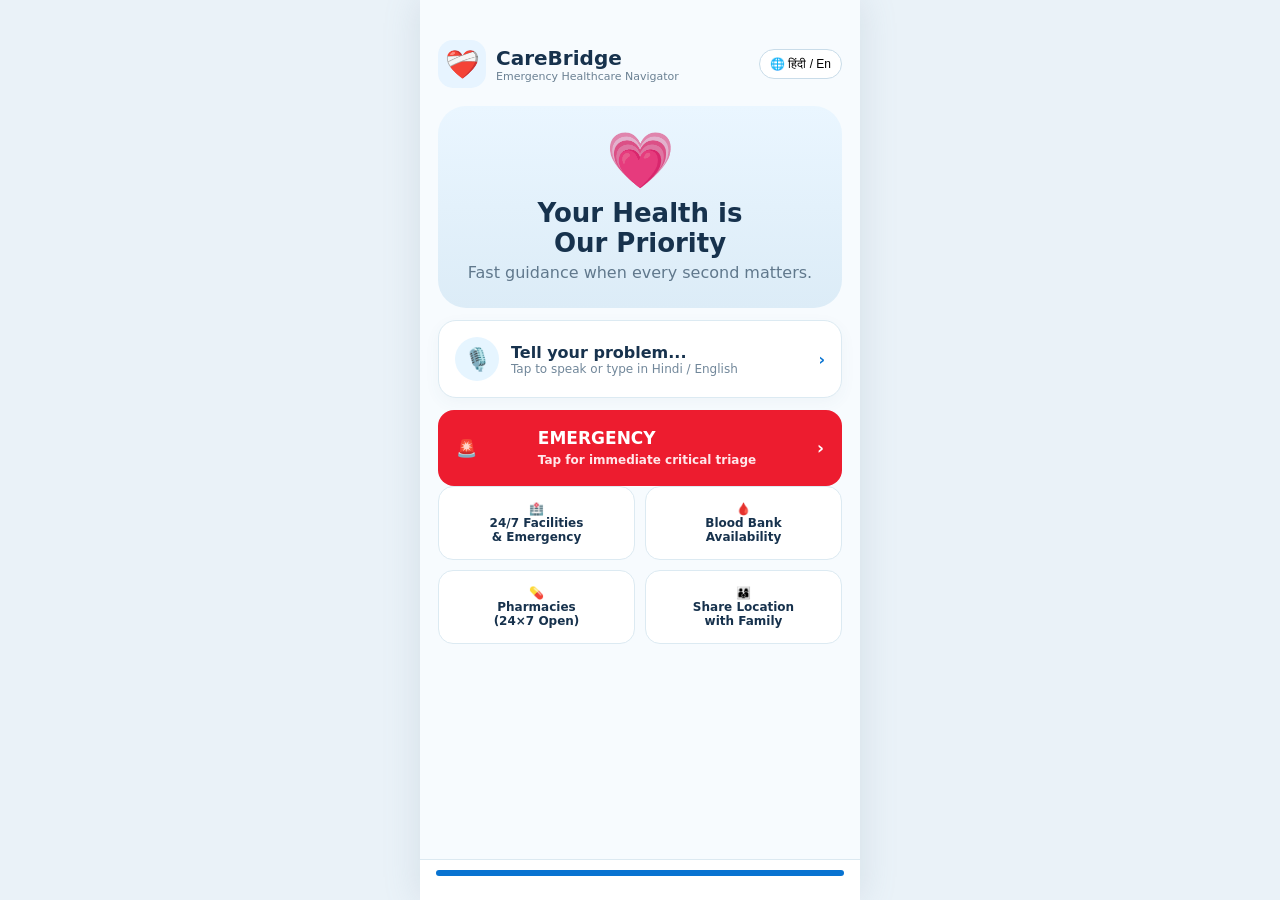
<file: frontend/index.html>
<!DOCTYPE html>
<html lang="en">
<head>
<meta charset="UTF-8" />
<meta name="viewport" content="width=device-width, initial-scale=1.0" />
<title>CareBridge — Emergency Healthcare Navigator</title>
<style>
*{box-sizing:border-box}
body{margin:0;font-family:Inter,ui-sans-serif,system-ui,-apple-system,BlinkMacSystemFont,"Segoe UI",sans-serif;background:#eaf2f8;color:#17324d}
.app{width:min(440px,100vw);min-height:100vh;margin:auto;background:#f7fbfe;position:relative;overflow:hidden;box-shadow:0 0 35px #7890a533}
.screen{display:none;min-height:100vh;padding:40px 18px 92px;animation:fade .25s ease}
.screen.active{display:block}
@keyframes fade{from{opacity:.25;transform:translateX(12px)}to{opacity:1;transform:none}}
.top{display:flex;align-items:center;gap:12px;margin-bottom:18px}
.back{border:0;background:transparent;font-size:24px;cursor:pointer;color:#244a69;padding:4px}
.title{font-weight:800;font-size:16px}
.logo{display:flex;align-items:center;gap:10px}
.logo-mark{width:48px;height:48px;border-radius:15px;background:#e7f4ff;display:grid;place-items:center;font-size:28px}
.brand{font-weight:900;font-size:20px}.sub{font-size:11px;color:#6b8193}
.lang{margin-left:auto;border:1px solid #c9dce9;background:white;border-radius:15px;padding:7px 10px;font-size:12px;cursor:pointer}
.hero{margin-top:18px;text-align:center;background:linear-gradient(180deg,#eaf6ff,#dcecf7);border-radius:28px;padding:22px 15px}
.heart{font-size:55px}.hero h1{font-size:26px;margin:5px 0}.hero p{color:#60788c;margin:4px 0}
.card{background:white;border:1px solid #dceaf2;border-radius:18px;padding:16px;margin:12px 0;box-shadow:0 5px 16px #45657a0c}
.input-card{display:flex;align-items:center;gap:12px;cursor:pointer}.icon{width:44px;height:44px;border-radius:50%;display:grid;place-items:center;background:#e6f5ff;font-size:22px}
.red{background:#ed1c2f;color:white;border:0}.red .small{color:#ffe7ea}.emergency{border-radius:16px;padding:18px;font-weight:800;font-size:17px;display:flex;justify-content:space-between;align-items:center;cursor:pointer}
.grid{display:grid;grid-template-columns:1fr 1fr;gap:10px}.tile{padding:15px 10px;text-align:center;background:white;border:1px solid #dceaf2;border-radius:15px;font-size:12px;font-weight:700;cursor:pointer}
.mic-wrap{text-align:center;margin:30px 0}.mic{width:105px;height:105px;border-radius:50%;margin:auto;background:#0c73d1;color:white;display:grid;place-items:center;font-size:44px;box-shadow:0 0 0 16px #dceeff,0 0 0 32px #edf7ff;cursor:pointer;transition:.2s}
.mic.recording{background:#dc2626;box-shadow:0 0 0 16px #fee2e2,0 0 0 32px #fef2f2;animation:pulse 1.2s infinite}
@keyframes pulse{50%{transform:scale(1.04)}}
.listen{text-align:center;font-weight:800;font-size:19px;margin-top:40px}
.wave{height:40px;display:flex;justify-content:center;align-items:center;gap:4px;margin-top:12px}.wave i{width:3px;background:#3d91d6;border-radius:5px;animation:b 1s infinite ease-in-out}.wave i:nth-child(2n){height:18px}.wave i:nth-child(3n){height:35px}.wave i:nth-child(4n){height:12px}@keyframes b{50%{transform:scaleY(.45)}}
.btn{width:100%;border:0;border-radius:14px;padding:15px;font-size:15px;font-weight:800;cursor:pointer;background:#0873d1;color:white;margin-top:10px;transition:.15s}.btn:active{transform:scale(0.98)}.btn.secondary{background:white;color:#17618f;border:1px solid #c9deec}.btn.green{background:#11a86b}.btn.redbtn{background:#df1728}
.chat{background:#edf6fc;border-radius:16px;padding:14px;margin:16px 0}.bubble{background:white;border-radius:15px;padding:12px;margin-bottom:10px;font-size:14px}.bubble.me{margin-left:30px;background:#dff0ff;font-weight:600}
.check{padding:7px 0;font-size:13px;display:flex;align-items:center}.check b{color:#16a66a;margin-right:8px;font-size:15px}
.info{background:#f5fbff;border:1px solid #d6e8f2;border-radius:16px;padding:15px;margin-top:12px}.row{display:flex;justify-content:space-between;padding:6px 0;font-size:13px}.urgent{background:#ffe7e9;color:#bd1020;padding:15px;border-radius:13px;font-weight:800}.urgent.moderate{background:#fef3c7;color:#92400e}.urgent.minor{background:#dcfce7;color:#166534}.warning{background:#fff5e7;border-radius:12px;padding:13px;margin-top:10px;color:#795c2c;font-size:13px}
.facility{cursor:pointer;transition:.15s}.facility:hover{border-color:#0873d1}.facility h3{margin:0;font-size:15px}.muted{color:#71879a;font-size:12px;margin-top:4px}.tags{display:flex;gap:6px;flex-wrap:wrap;margin-top:8px}.tag{font-size:10px;padding:4px 8px;border-radius:8px;background:#edf7ff;color:#1771af;font-weight:700}.tag.redtag{background:#ffe7e9;color:#c21a2a}
.hospital-img{height:130px;border-radius:16px;background:linear-gradient(135deg,#75aebf,#d9edf2 55%,#89b1bc);display:grid;place-items:center;font-size:50px;margin-bottom:12px}
.map{height:250px;border-radius:18px;background:#e9eef0;position:relative;overflow:hidden;border:1px solid #d4e0e6}
.map:before{content:"";position:absolute;inset:0;background:repeating-linear-gradient(25deg,transparent 0 35px,#fff8 36px 38px),repeating-linear-gradient(115deg,transparent 0 48px,#fff8 49px 51px)}
.route{position:absolute;left:18%;bottom:20%;width:65%;height:65%;border-left:5px solid #0873d1;border-bottom:5px solid #0873d1;border-radius:50% 0 0 50%;transform:rotate(18deg)}.pin{position:absolute;font-size:24px}.pin.start{left:10%;bottom:12%}.pin.end{right:8%;top:10%}
.cost{font-size:20px;font-weight:900;color:#c51b2b}
.progress{height:6px;background:#dcebf5;border-radius:10px;overflow:hidden;margin:0 0 14px}.progress span{display:block;height:100%;background:#0873d1;transition:.3s}
.small{font-size:12px;color:#71879a}
.nextbar{position:fixed;bottom:0;width:min(440px,100vw);padding:10px 16px;background:#ffffffee;border-top:1px solid #dce9f1;z-index:20}
.spinner{border:3px solid #f3f3f3;border-top:3px solid #0873d1;border-radius:50%;width:24px;height:24px;animation:spin 1s linear infinite;display:inline-block;vertical-align:middle;margin-right:8px}
@keyframes spin{0%{transform:rotate(0deg)}100%{transform:rotate(360deg)}}
textarea{width:100%;padding:12px;border:1px solid #d1d5db;border-radius:12px;font-size:14px;resize:none;font-family:inherit;box-sizing:border-box}
pre{background:#1e293b;color:#f8fafc;padding:12px;border-radius:10px;white-space:pre-wrap;font-size:12px;line-height:1.45;font-family:monospace}
</style>
</head>
<body>
<div class="app">

<!-- SCREEN 0: HOME -->
<section class="screen active" data-title="Home">
  <div class="logo">
    <div class="logo-mark">❤️‍🩹</div>
    <div><div class="brand">CareBridge</div><div class="sub">Emergency Healthcare Navigator</div></div>
    <button class="lang">🌐 हिंदी / En</button>
  </div>
  <div class="hero">
    <div class="heart">💗</div>
    <h1>Your Health is<br>Our Priority</h1>
    <p>Fast guidance when every second matters.</p>
  </div>
  <div class="card input-card" onclick="go(1)">
    <div class="icon">🎙️</div>
    <div style="flex:1"><b>Tell your problem...</b><div class="small">Tap to speak or type in Hindi / English</div></div>
    <b style="color:#0873d1">›</b>
  </div>
  <div class="emergency red" onclick="triggerPresetEmergency('Severe chest pain and collapse')">
    🚨 <span>EMERGENCY<br><small class="small">Tap for immediate critical triage</small></span> ›
  </div>
  <div class="grid">
    <div class="tile" onclick="go(4)">🏥<br>24/7 Facilities<br>& Emergency</div>
    <div class="tile" onclick="alert('Blood Bank Network: Connecting to nearest donor registry')">🩸<br>Blood Bank<br>Availability</div>
    <div class="tile" onclick="alert('Pharmacies: Finding nearest 24/7 open pharmacy')">💊<br>Pharmacies<br>(24×7 Open)</div>
    <div class="tile" onclick="go(9)">👨‍👩‍👦<br>Share Location<br>with Family</div>
  </div>
</section>

<!-- SCREEN 1: INPUT SCREEN -->
<section class="screen">
  <div class="top"><button class="back" onclick="go(0)">←</button><div class="title">Tell Your Problem</div></div>
  <div class="mic-wrap">
    <div id="micBtn" class="mic" onclick="toggleSpeechRecognition()">🎙️</div>
    <div id="listenStatus" class="listen">Tap mic to speak</div>
    <div class="small">Speak clearly in Hindi, Hinglish, or English</div>
    <div id="waveAnim" class="wave" style="display:none"> <i></i><i></i><i></i><i></i><i></i><i></i><i></i><i></i><i></i></div>
  </div>
  <textarea id="transcriptInput" rows="3" placeholder="Or type symptoms here (e.g. Mere papa ko saans lene me dikkat ho rahi hai aur chest me pain hai)"></textarea>
  <button id="analyzeBtn" class="btn" onclick="startTriageAnalysis()">⚡ Analyze & Find Help</button>
  <div class="card" style="margin-top:14px">
    <b>💡 Quick Emergency Presets:</b>
    <div style="display:flex;gap:6px;flex-wrap:wrap;margin-top:8px">
      <button class="tag" style="border:0;cursor:pointer" onclick="setSampleText('Mere seene me bohot tez dard ho raha hai aur saans phool rahi hai')">Chest Pain (Hindi)</button>
      <button class="tag" style="border:0;cursor:pointer" onclick="setSampleText('Motorcycle accident with severe bleeding from leg and fracture')">Accident (Trauma)</button>
      <button class="tag" style="border:0;cursor:pointer" onclick="setSampleText('Minor ankle sprain while running, slight pain')">Ankle Sprain (Minor)</button>
    </div>
  </div>
</section>

<!-- SCREEN 2: ANALYZING SCREEN -->
<section class="screen">
  <div class="top"><button class="back" onclick="go(1)">←</button><div class="title">CareBridge AI Analysis</div></div>
  <div class="chat">
    <div class="bubble" id="analyzingRawText">“...”</div>
    <div class="bubble me" id="analyzingLanguage">Language: Detected</div>
  </div>
  <div class="check"><b>✓</b> <span id="statusBhashini">Translating via Bhashini Engine...</span></div>
  <div class="check"><b>✓</b> <span id="statusAgent">Evaluating urgency via Antigravity Agent...</span></div>
  <div class="check"><b>✓</b> <span id="statusSupabase">Matching 24/7 specialized facilities in Supabase...</span></div>
  
  <div class="info">
    <b>🔎 Triage Synthesis</b>
    <div class="row"><span>Urgency Priority</span><b id="infoUrgency">Analyzing...</b></div>
    <div class="row"><span>Indicated Specialty</span><b id="infoSpecialty">Analyzing...</b></div>
    <div class="row"><span>24/7 Hospitals</span><b id="infoHospitalsCount">Searching...</b></div>
  </div>
  <div class="card small">⚕️ <b>Strict Safety Rule:</b> We are non-diagnostic. We assess emergency severity and route you to verified hospitals.</div>
  <button id="viewResultsBtn" class="btn redbtn" style="display:none" onclick="go(3)">View Emergency Guidance →</button>
</section>

<!-- SCREEN 3: EMERGENCY DETECTED -->
<section class="screen">
  <div class="top"><button class="back" onclick="go(2)">←</button><div class="title">Triage Assessment</div></div>
  <div id="urgentBadge" class="urgent">
    🚨 <span id="urgencyTitle">HIGH URGENCY</span><br>
    <small id="urgencySubtitle">Seek immediate medical evaluation.</small>
  </div>
  <div class="warning" id="urgencyWarning">
    ⚠️ These distress indicators require swift attention. The system has automatically alerted matched 24/7 facilities.
  </div>
  <h3>Recommended Next Actions</h3>
  <div class="card"><b>1.</b> Review matched specialized facilities below</div>
  <div class="card"><b>2.</b> Call hospital or start route navigation</div>
  <div class="card"><b>3.</b> Present generated SBAR handover card at ER desk</div>
  <button class="btn redbtn" onclick="go(4)">View Nearby Facilities (<span id="matchedCountBtn">0</span>) →</button>
</section>

<!-- SCREEN 4: NEARBY FACILITIES -->
<section class="screen">
  <div class="top"><button class="back" onclick="go(3)">←</button><div class="title">Nearby 24/7 Emergency Facilities</div></div>
  <div class="small">📍 Your Location<br><b>GPS Active · Filtered by 24/7 Open & <span id="currentSpecialtyFilter">Specialty</span></b></div>
  
  <div id="hospitalsListContainer" style="margin-top:10px">
    <!-- Populated dynamically from backend response -->
  </div>
</section>

<!-- SCREEN 5: HOSPITAL DETAILS -->
<section class="screen">
  <div class="top"><button class="back" onclick="go(4)">←</button><div class="title">Facility Details</div></div>
  <div class="hospital-img">🏥</div>
  <h2 id="detailHospName" style="font-size:17px;margin:4px 0">Hospital Name</h2>
  <div id="detailHospAddress" class="muted">📍 Address</div>
  <div id="detailHospTags" class="tags"></div>
  
  <h3>Immediate Contact</h3>
  <div class="card" style="display:flex;justify-content:space-between;align-items:center">
    <span id="detailHospPhone" style="font-weight:700">📞 +91-XX-XXXX</span>
    <a id="detailHospCallLink" href="tel:" class="btn" style="width:auto;padding:8px 16px;margin:0;text-decoration:none">📞 Call Now</a>
  </div>

  <h3>Facility Verification</h3>
  <div class="check"><b>✓</b> Verified 24/7 Emergency Room</div>
  <div class="check"><b>✓</b> On-call Specialist Team Ready</div>
  <div class="check"><b>✓</b> Direct Ambulance Bay Access</div>

  <div class="grid" style="margin-top:15px">
    <button class="btn redbtn" onclick="go(6)">🗺️ Directions</button>
    <button class="btn" onclick="go(7)">📋 ER Handover</button>
  </div>
</section>

<!-- SCREEN 6: ROUTE TO HOSPITAL -->
<section class="screen">
  <div class="top"><button class="back" onclick="go(5)">←</button><div class="title">Live Route to Facility</div></div>
  <div class="map"><div class="route"></div><div class="pin start">🔵</div><div class="pin end">📍</div></div>
  <div class="card">
    <b id="routeHospName">Selected Hospital</b>
    <div id="routeHospDist" class="muted">📍 ETA: ~8 mins</div>
  </div>
  <div class="grid">
    <button class="btn" onclick="openExternalNavigation()">🚗 Open Google Maps</button>
    <button class="btn secondary" onclick="go(9)">↗ Share Route</button>
  </div>
</section>

<!-- SCREEN 7: SBAR ER HANDOFF CARD -->
<section class="screen">
  <div class="top"><button class="back" onclick="go(5)">←</button><div class="title">Clinical SBAR ER Handover</div></div>
  <div class="urgent" style="margin-bottom:12px">
    📋 ER INTAKE HANDOVER CARD<br>
    <small>Structured report for triage nurse & emergency doctor</small>
  </div>
  
  <div class="card">
    <div class="row"><span>Triage Priority</span><b id="sbarUrgencyBadge">CRITICAL</b></div>
    <div class="row"><span>Indicated Specialty</span><b id="sbarSpecialtyBadge">Cardiac</b></div>
    <div class="row"><span>Clinical Advisory</span><b>Non-Diagnostic</b></div>
  </div>

  <h3>Structured SBAR Details</h3>
  <pre id="sbarContentText">Loading SBAR Handover...</pre>
  
  <button class="btn green" onclick="shareSbarWhatsApp()">📲 Send to ER / Family via WhatsApp</button>
  <button class="btn secondary" onclick="copySbarClipboard()">📋 Copy SBAR to Clipboard</button>
</section>

<!-- SCREEN 8: OFFLINE MODE SCREEN -->
<section class="screen">
  <div class="offline">
    <div style="font-size:55px">📡</div>
    <h2>Offline Mode Active</h2>
    <p>Using local resilient cache</p>
    <div class="card" style="color:#17324d;text-align:left">
      <b>Available Offline:</b>
      <div class="check">✓ Instant Emergency Categorization</div>
      <div class="check">✓ Pre-loaded 24/7 Hospital Directory</div>
      <div class="check">✓ Offline SBAR Protocol Generation</div>
    </div>
    <button class="btn" onclick="go(0)">Back to Home</button>
  </div>
</section>

<!-- SCREEN 9: SHARE WITH FAMILY -->
<section class="screen">
  <div class="top"><button class="back" onclick="go(0)">←</button><div class="title">Emergency Broadcast</div></div>
  <div class="card" style="background:#e8fff4">
    <b>🟢 Emergency Alert Formatted</b>
    <p class="small">Pre-formatted message with your location and hospital route.</p>
  </div>
  <div class="card">
    <b>Pre-composed Message:</b>
    <p id="familyMsgPreview" style="font-size:13px;color:#1e293b">“EMERGENCY: Seeking medical care at nearest 24/7 center. Please check live tracking link.”</p>
  </div>
  <button class="btn green" onclick="shareSbarWhatsApp()">📲 Send via WhatsApp</button>
  <button class="btn secondary" onclick="go(0)">Done</button>
</section>

<!-- NAVIGATION BAR -->
<div class="nextbar">
  <div class="progress"><span id="progressBar"></span></div>
</div>

</div>

<script>
const BACKEND_URL = "http://127.0.0.1:8000/api/v1/agent/triage";

const screens = [...document.querySelectorAll('.screen')];
let current = 0;
let lastTriageResult = null;
let selectedHospital = null;

function go(n) {
  current = Math.max(0, Math.min(screens.length - 1, n));
  screens.forEach((s, i) => s.classList.toggle('active', i === current));
  const pct = ((current + 1) / screens.length) * 100;
  document.getElementById('progressBar').style.width = pct + '%';
  window.scrollTo(0, 0);
}

function setSampleText(txt) {
  document.getElementById('transcriptInput').value = txt;
}

function triggerPresetEmergency(text) {
  setSampleText(text);
  go(1);
  startTriageAnalysis();
}

// Web Speech API Integration
let recognition = null;
let isRecording = false;

if ('webkitSpeechRecognition' in window || 'SpeechRecognition' in window) {
  const SpeechRecognition = window.SpeechRecognition || window.webkitSpeechRecognition;
  recognition = new SpeechRecognition();
  recognition.continuous = false;
  recognition.interimResults = false;
  recognition.lang = 'hi-IN'; // Recognizes Hindi and Hinglish

  recognition.onstart = () => {
    isRecording = true;
    document.getElementById('micBtn').classList.add('recording');
    document.getElementById('listenStatus').textContent = "Listening... Speak now";
    document.getElementById('waveAnim').style.display = "flex";
  };

  recognition.onresult = (event) => {
    const transcript = event.results[0][0].transcript;
    document.getElementById('transcriptInput').value = transcript;
    document.getElementById('listenStatus').textContent = "Captured!";
  };

  recognition.onerror = (event) => {
    console.warn("Speech recognition error:", event.error);
    document.getElementById('listenStatus').textContent = "Tap to retry or type below";
    stopRecordingUI();
  };

  recognition.onend = () => {
    stopRecordingUI();
  };
}

function stopRecordingUI() {
  isRecording = false;
  document.getElementById('micBtn').classList.remove('recording');
  document.getElementById('waveAnim').style.display = "none";
}

function toggleSpeechRecognition() {
  if (!recognition) {
    alert("Speech recognition is not supported in this browser. Please type symptoms into the box.");
    return;
  }
  if (isRecording) {
    recognition.stop();
  } else {
    try {
      recognition.start();
    } catch (e) {
      console.warn("Recognition already started");
    }
  }
}

// Call Live FastAPI Backend
async function startTriageAnalysis() {
  const input = document.getElementById('transcriptInput').value.trim();
  if (!input) {
    alert("Please enter or speak emergency symptoms first.");
    return;
  }

  go(2); // Go to Analyzing screen
  document.getElementById('analyzingRawText').textContent = `"${input}"`;
  document.getElementById('statusBhashini').textContent = "Translating speech/text via Bhashini...";
  document.getElementById('statusAgent').textContent = "Invoking Google Antigravity Agent...";
  document.getElementById('statusSupabase').textContent = "Querying 24/7 hospitals in Supabase...";
  document.getElementById('viewResultsBtn').style.display = "none";

  try {
    const response = await fetch(BACKEND_URL, {
      method: 'POST',
      headers: { 'Content-Type': 'application/json' },
      body: JSON.stringify({ transcribed_text: input })
    });

    if (!response.ok) {
      throw new Error(`Server returned HTTP ${response.status}`);
    }

    const data = await response.json();
    lastTriageResult = data;
    renderTriageData(data);
  } catch (err) {
    console.error("Backend triage error:", err);
    alert("Could not reach backend at " + BACKEND_URL + ". Ensure 'python -m uvicorn app.main:app' is running!");
  }
}

function renderTriageData(data) {
  // Update Screen 2
  document.getElementById('statusBhashini').textContent = `Translated: ${data.translated_text.substring(0, 45)}...`;
  document.getElementById('statusAgent').textContent = `Agent assessed: ${data.urgency_level} (${data.specialty})`;
  document.getElementById('statusSupabase').textContent = `Found ${data.hospitals.length} matching 24/7 facilities`;
  
  document.getElementById('infoUrgency').textContent = data.urgency_level;
  document.getElementById('infoSpecialty').textContent = data.specialty;
  document.getElementById('infoHospitalsCount').textContent = `${data.hospitals.length} Open 24/7`;
  document.getElementById('viewResultsBtn').style.display = "block";

  // Update Screen 3
  const badge = document.getElementById('urgentBadge');
  badge.className = "urgent";
  if (data.urgency_level === 'Critical') {
    document.getElementById('urgencyTitle').textContent = "CRITICAL URGENCY";
    document.getElementById('urgencySubtitle').textContent = "Immediate life-safety measures required.";
  } else if (data.urgency_level === 'Moderate') {
    badge.classList.add('moderate');
    document.getElementById('urgencyTitle').textContent = "MODERATE URGENCY";
    document.getElementById('urgencySubtitle').textContent = "Urgent medical evaluation recommended.";
  } else {
    badge.classList.add('minor');
    document.getElementById('urgencyTitle').textContent = "MINOR / ROUTINE";
    document.getElementById('urgencySubtitle').textContent = "Non-emergency clinical guidance.";
  }
  document.getElementById('matchedCountBtn').textContent = data.hospitals.length;

  // Update Screen 4
  document.getElementById('currentSpecialtyFilter').textContent = data.specialty;
  const container = document.getElementById('hospitalsListContainer');
  container.innerHTML = '';

  data.hospitals.forEach((hosp, idx) => {
    const card = document.createElement('div');
    card.className = "card facility";
    card.onclick = () => selectHospital(hosp);

    const tagsHtml = hosp.specialties.map(s => `<span class="tag ${s === 'Emergency' ? 'redtag' : ''}">${s}</span>`).join('');
    
    card.innerHTML = `
      <div style="display:flex;justify-content:space-between;align-items:flex-start">
        <h3>🏥 ${hosp.name}</h3>
        <span style="font-weight:700;color:#0873d1;font-size:12px">${hosp.distance_km} km</span>
      </div>
      <div class="muted">🟢 Open 24×7 · 📍 ${hosp.address}</div>
      <div class="tags">${tagsHtml}</div>
      <div style="margin-top:10px;font-size:12px;font-weight:700;color:#0873d1">View Details & Navigation →</div>
    `;
    container.appendChild(card);
  });

  if (data.hospitals.length > 0) {
    selectHospital(data.hospitals[0], false);
  }

  // Update Screen 7 (SBAR Card)
  document.getElementById('sbarUrgencyBadge').textContent = data.urgency_level.toUpperCase();
  document.getElementById('sbarSpecialtyBadge').textContent = data.specialty;
  document.getElementById('sbarContentText').textContent = data.sbar_handover;

  // Update Screen 9 (Family Message)
  const hospName = data.hospitals[0] ? data.hospitals[0].name : "Emergency Center";
  document.getElementById('familyMsgPreview').textContent = 
    `EMERGENCY ALERT: Seeking care for "${data.original_text}". Priority: ${data.urgency_level}. Heading to: ${hospName}. Please call or check tracking.`;
}

function selectHospital(hosp, navigate = true) {
  selectedHospital = hosp;
  document.getElementById('detailHospName').textContent = hosp.name;
  document.getElementById('detailHospAddress').textContent = `📍 ${hosp.address} (${hosp.distance_km} km away)`;
  document.getElementById('detailHospPhone').textContent = `📞 ${hosp.contact_number}`;
  document.getElementById('detailHospCallLink').href = `tel:${hosp.contact_number}`;
  
  const tagsDiv = document.getElementById('detailHospTags');
  tagsDiv.innerHTML = hosp.specialties.map(s => `<span class="tag ${s === 'Emergency' ? 'redtag' : ''}">${s}</span>`).join('');

  document.getElementById('routeHospName').textContent = hosp.name;
  document.getElementById('routeHospDist').textContent = `📍 ${hosp.distance_km} km · ETA: ~${Math.round(hosp.distance_km * 3 + 2)} mins`;

  if (navigate) {
    go(5);
  }
}

function openExternalNavigation() {
  if (selectedHospital) {
    const query = encodeURIComponent(`${selectedHospital.name} ${selectedHospital.address}`);
    window.open(`https://www.google.com/maps/search/?api=1&query=${query}`, '_blank');
  }
}

function shareSbarWhatsApp() {
  if (!lastTriageResult) return;
  const msg = encodeURIComponent(
    `*CareBridge Emergency Handover*\n` +
    `*Urgency:* ${lastTriageResult.urgency_level}\n` +
    `*Specialty:* ${lastTriageResult.specialty}\n\n` +
    `${lastTriageResult.sbar_handover}`
  );
  window.open(`https://wa.me/?text=${msg}`, '_blank');
}

function copySbarClipboard() {
  if (lastTriageResult && navigator.clipboard) {
    navigator.clipboard.writeText(lastTriageResult.sbar_handover);
    alert("SBAR Handover copied to clipboard!");
  }
}
</script>
</body>
</html>
</file>
